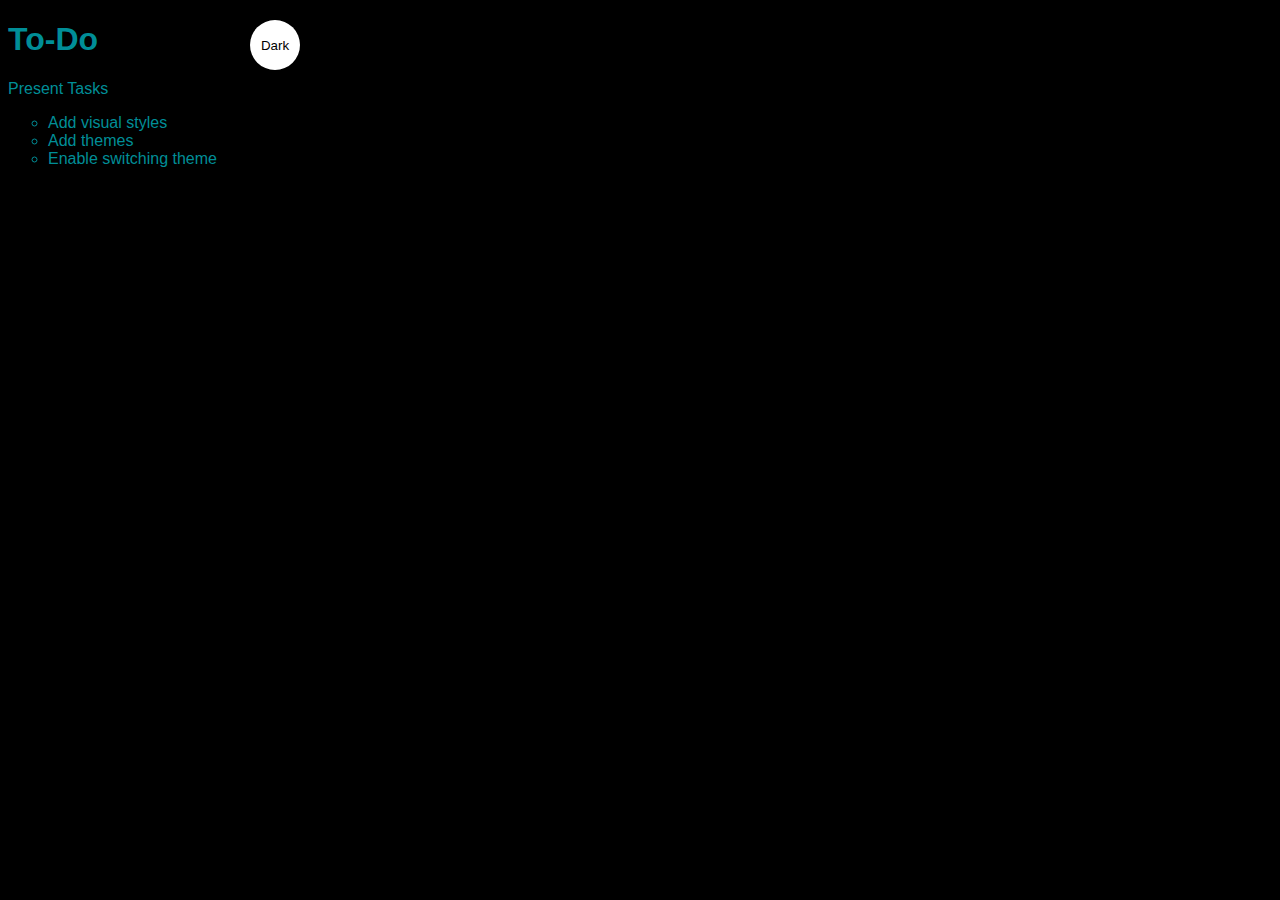
<file: simple-website/index.html>
<!DOCTYPE html>
<html lang="en">
<head>
    <meta charset="UTF-8">
    <meta http-equiv="X-UA-Compatible" content="IE=edge">
    <meta name="viewport" content="width=device-width, initial-scale=1.0">
    <title>Simple Website</title>
    <link rel="stylesheet" href="main.css">
</head>
<body class="dark-theme">
    <h1>To-Do</h1>
    <p id="ask">Present Tasks</p>
    <ul>
        <li class="list"> Add visual styles</li>
        <li class="list">Add themes</li>
        <li>Enable switching theme</li>
    </ul>
<div>
    <button class="btn">Dark</button>
</div>
<script src="app.js"></script>
<noscript>You need to enable Javascript to view the full site.</noscript>
</body>
</html>
</file>
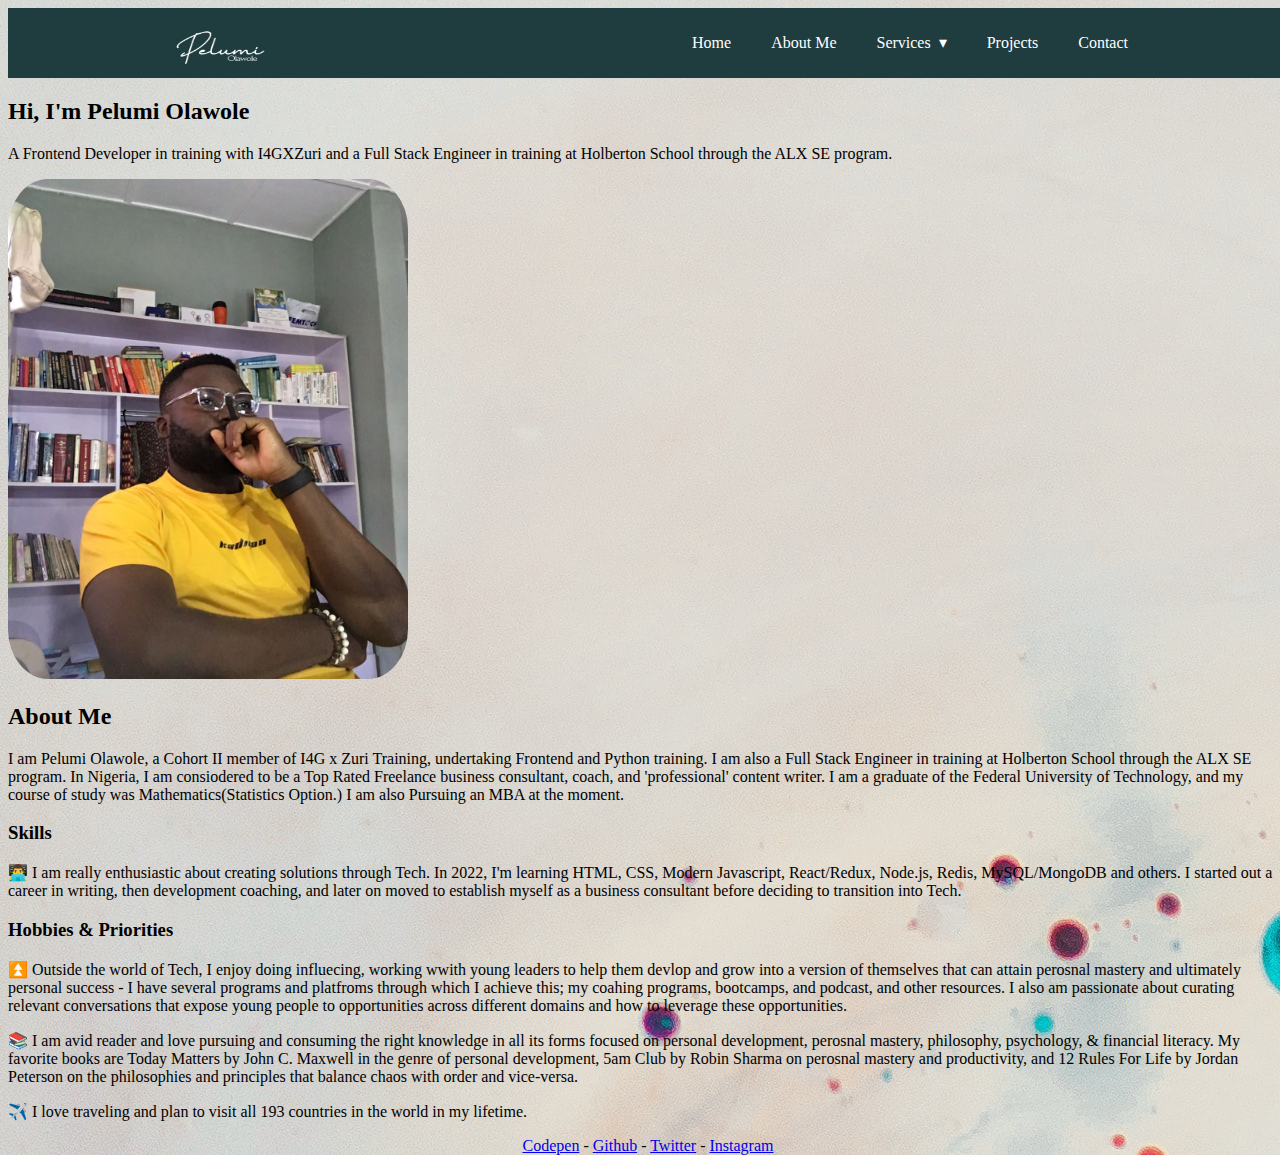
<file: Task Title Week 3 Tasks CSS Fundamentals/index.html>
<!DOCTYPE html>
<html lang="en">
  <head>
    <meta charset="utf-8" />
    <meta name="viewport" content="width=device-width" />
    <title>replit</title>
    <script src="script.js"></script>
    <link href="style.css" rel="stylesheet" type="text/css" />
  </head>

  <header>
    <section class="navigation">
      <div class="nav-container">

        <!--My Brand Logo-->
        <div class="logo">
            <img src="brandlogo.png" alt="My Brand Logo" width="110px" height="85px"> 
        </div>

        <!--Responsive Navigation Bar
        with linked Sections; About Me, Services, Projects, Contact Page-->
        <nav>
          <ul class="nav-list">
            <li>
              <a href="index.html">Home</a>
            </li>

            <li>
              <a href="#about">About Me</a>
            </li>

            <li>
              <a href="services.html">Services</a>
              <ul class="nav-dropdown">
                <li>
                  <a href="#!">Web Design</a>
                </li>
                <li>
                  <a href="#!">Web Development</a>
                </li>
                <li>
                  <a href="#!">Graphic Design</a>
                </li>
              </ul>
            </li>

            <li>
          <a href="projects.html">Projects</a>
            </li>

            <li>
          <a href="contact.html">Contact</a>
            </li>

          </ul>
        </nav>
      </div>
    </section>
  </header>

  <main>
    <!--Heading with Name-->
      <h2 id="home">Hi, I'm Pelumi Olawole</h2>
      
    <!--Short Profile -->
    <p>
      A Frontend Developer in training with I4GXZuri and a Full Stack
      Engineer in training at Holberton School through the ALX SE program.
    </p>
    <img class="pp" alt="My Personal Photo" src="pelumiolawole.jpeg" />
    <!--About Me Section with Image and full Paragraphs-->
    <h2 id="about">About Me</h2>
    
    <p>
      I am Pelumi Olawole, a Cohort II member of I4G x Zuri Training,
      undertaking Frontend and Python training. I am also a Full Stack Engineer
      in training at Holberton School through the ALX SE program. In Nigeria, I
      am consiodered to be a Top Rated Freelance business consultant, coach, and
      'professional' content writer. I am a graduate of the Federal University
      of Technology, and my course of study was Mathematics(Statistics Option.)
      I am also Pursuing an MBA at the moment.
    </p>
    <h3>Skills</h3>
    <p>
      👨‍💻 I am really enthusiastic about creating solutions through Tech. In
      2022, I'm learning HTML, CSS, Modern Javascript, React/Redux, Node.js,
      Redis, MySQL/MongoDB and others. I started out a career in writing, then
      development coaching, and later on moved to establish myself as a business
      consultant before deciding to transition into Tech.
    </p>
    <h3>Hobbies & Priorities</h3>
    <p>
      ⏫ Outside the world of Tech, I enjoy doing influecing, working wwith
      young leaders to help them devlop and grow into a version of themselves
      that can attain perosnal mastery and ultimately personal success - I have
      several programs and platfroms through which I achieve this; my coahing
      programs, bootcamps, and podcast, and other resources. I also am
      passionate about curating relevant conversations that expose young people
      to opportunities across different domains and how to leverage these
      opportunities.
    </p>
    <p>
      📚 I am avid reader and love pursuing and consuming the right knowledge in
      all its forms focused on personal development, perosnal mastery,
      philosophy, psychology, & financial literacy. My favorite books are Today
      Matters by John C. Maxwell in the genre of personal development, 5am Club
      by Robin Sharma on perosnal mastery and productivity, and 12 Rules For
      Life by Jordan Peterson on the philosophies and principles that balance
      chaos with order and vice-versa.
    </p>
    <p>
      ✈️ I love traveling and plan to visit all 193 countries in the world in my
      lifetime.
    </p>

    <script src="script.js"></script>

    <script
      src="https://replit.com/public/js/replit-badge.js"
      theme="blue"
      defer
    ></script>
  </main>

  <footer id="footer">
    <p><a href="https://codepen.io/pelumiolawole" target="_blank">Codepen</a> - <a href="https://github.com/pelumiolawole" target="_blank">Github</a> - <a href="https://twitter.com/peluolawole" target="_blank">Twitter</a> - <a href="https://instagram.com/pelumiolawole" target="_blank">Instagram</a>
  </footer>
</html>
</file>
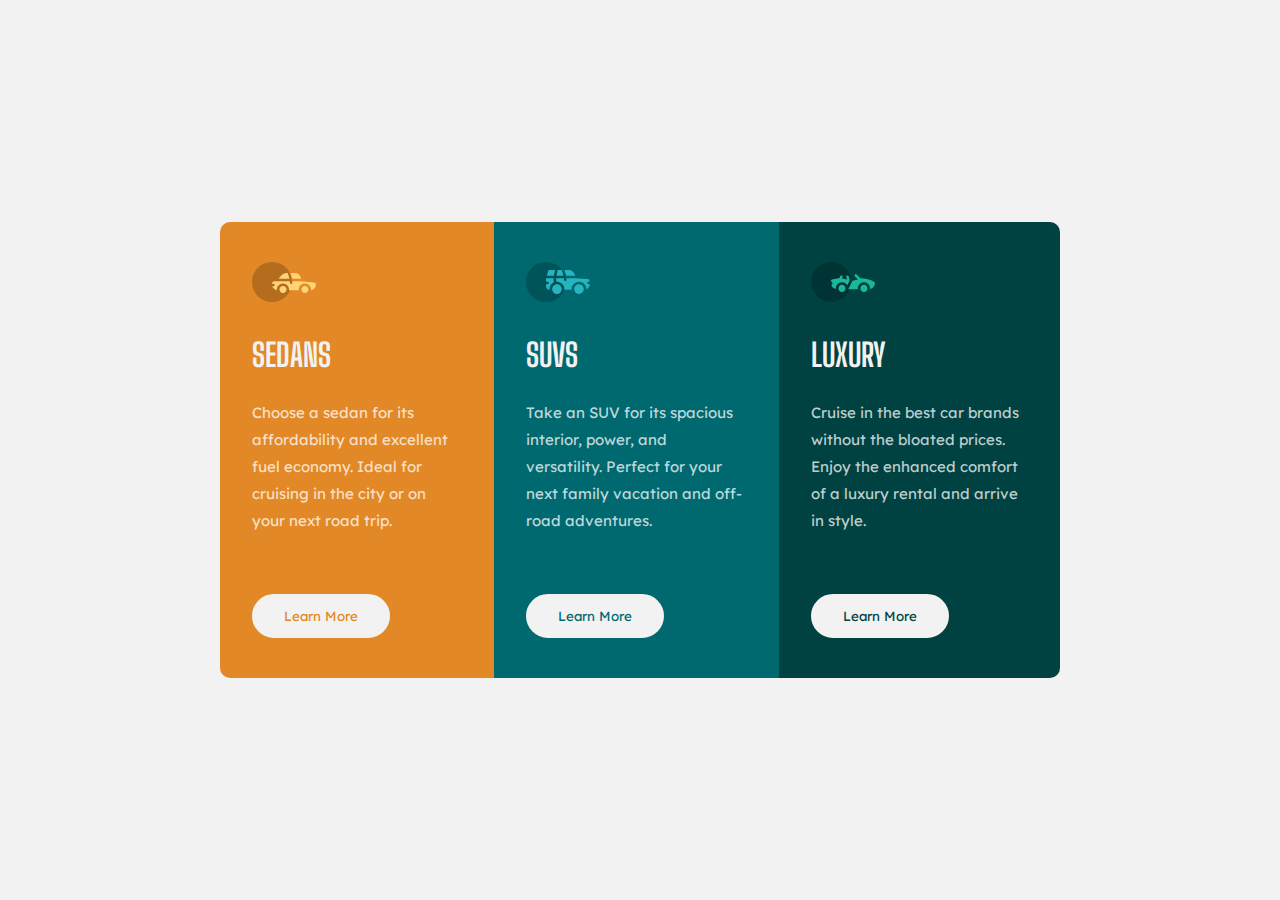
<file: Task Title Week 4 Task  CSS cont/index.html>
<!DOCTYPE html>
<html lang="en">
<head>
  <meta charset="UTF-8">
  <meta name="viewport" content="width=device-width, initial-scale=1.0">
  <link rel="icon" type="image/png" sizes="32x32" href="favicon-32x32.png">
  <link rel="stylesheet" href="style.css">
  <title>Zuri 3-Column Card Design</title>
</head>

<body>
  
  <main class="box-container">
    <div class="box1 boxes">
      <div class="circle">
        <img src="icon-sedans.svg" alt="Sedan">
      </div>
      <h1>Sedans</h1>
      <p>
        Choose a sedan for its affordability and excellent fuel economy. Ideal for cruising in the city 
        or on your next road trip.
      </p>
      <button>Learn More</button>
    </div>

    <div class="box2 boxes">
      <div class="circle">
        <img src="icon-suvs.svg" alt="SUV">
      </div>
      <h1>SUVs</h1>
      <p>
        Take an SUV for its spacious interior, power, and versatility. Perfect for your next family vacation 
        and off-road adventures.
      </p>
      <button>Learn More</button>
    </div>
    
    <div class="box3 boxes">
      <div class="circle">
        <img src="icon-luxury.svg" alt="Luxury">
      </div>
      <h1>Luxury</h1>
      <p>
        Cruise in the best car brands without the bloated prices. Enjoy the enhanced comfort of a luxury 
        rental and arrive in style.
      </p>
      <button>Learn More</button>
    </div>
  </main>
</body>
</html>
</file>
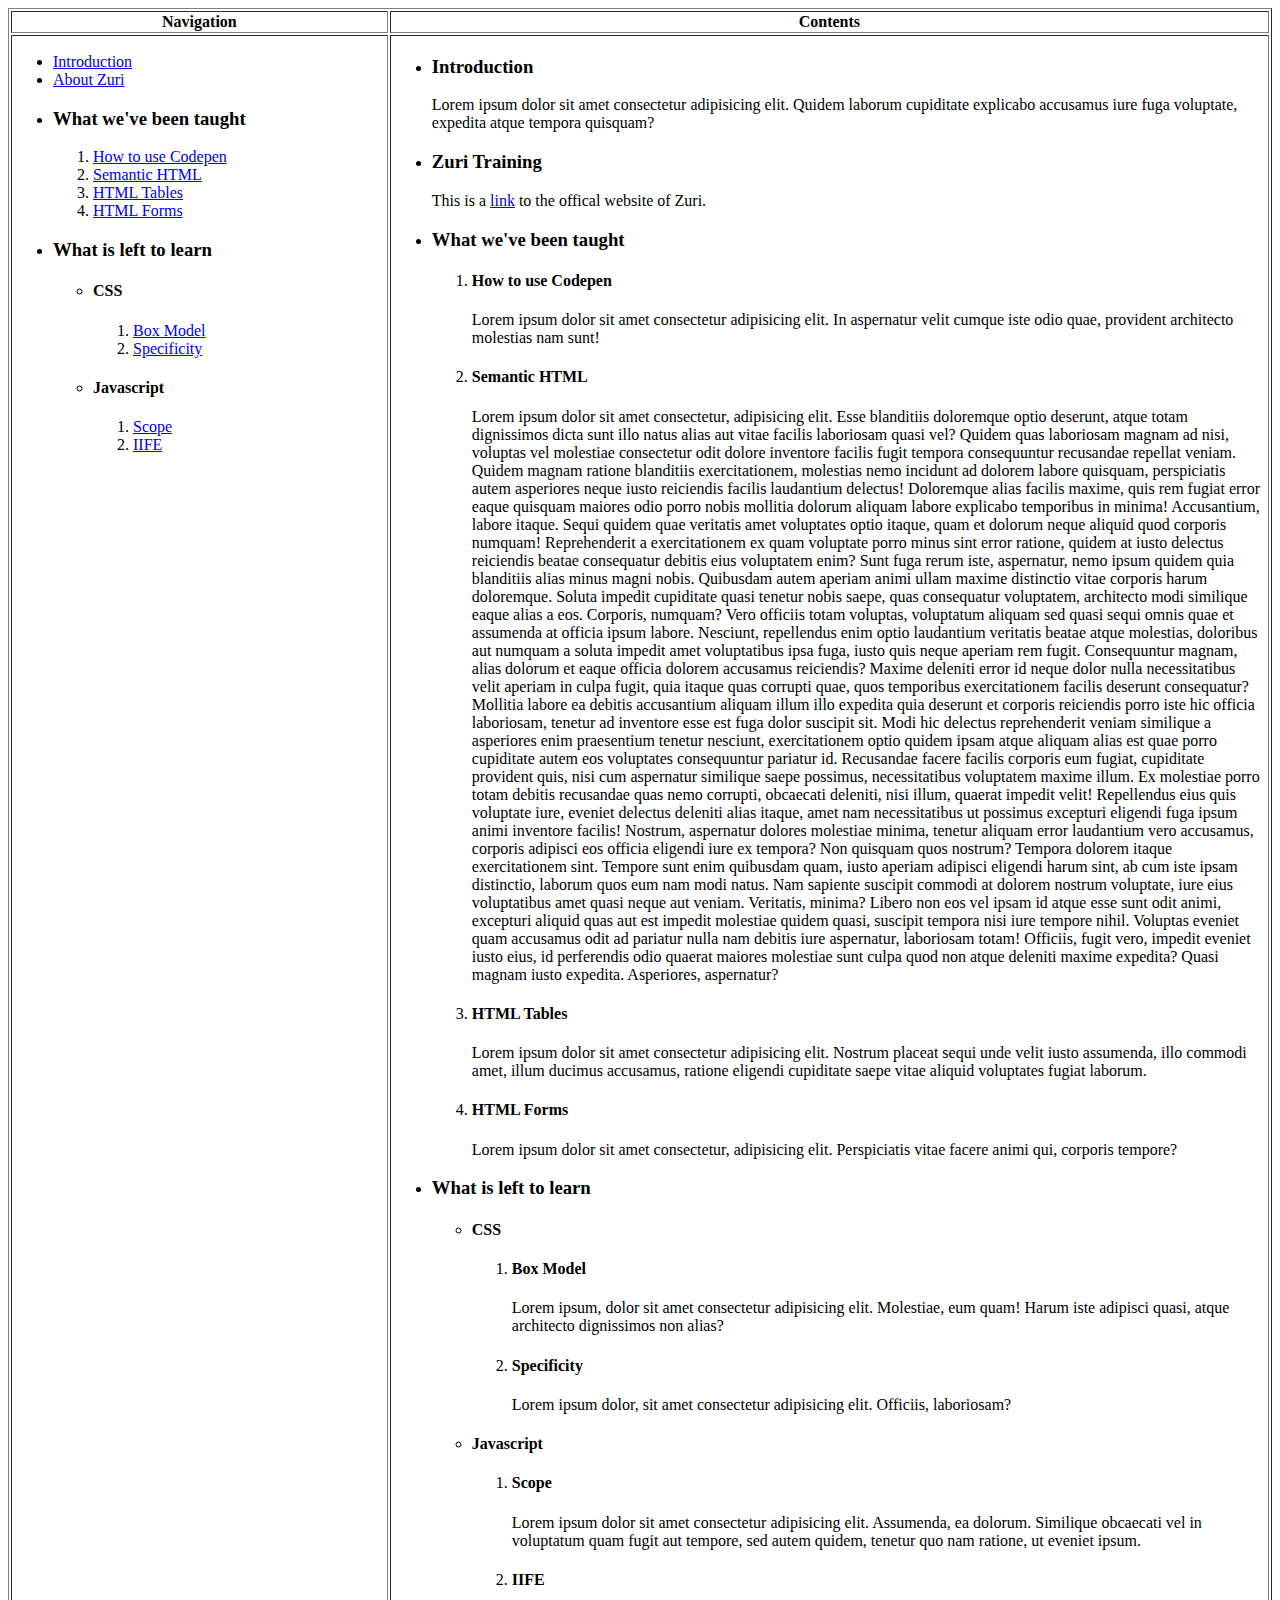
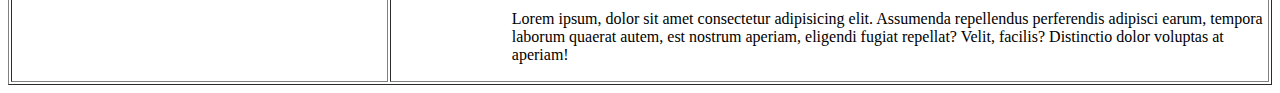
<file: HTML Live Project/main.html>
<!DOCTYPE html>
<html lang="en">
<head>
    <meta charset="UTF-8">
    <meta http-equiv="X-UA-Compatible" content="IE=edge">
    <meta name="viewport" content="width=device-width, initial-scale=1.0">
    <link rel="stylesheet" href="main.css">
    <title>Document</title>
</head>
<body>
    <table border="1" width="100%">
    <tr>
    <th width="30%">Navigation</th>
    <th>Contents</th>    
    </tr>
    <tr>
        <td>
            <ul>
           <li><a href="#introduction">Introduction</a></li>
           <li><a href="#zuri">About Zuri</a></li>
           <li><h3>What we've been taught</h3></li>
           <ol>
            <li><a href="#codepen">How to use Codepen</a></li>
            <li><a href="#semantic">Semantic HTML</a></li>
            <li><a href="#table">HTML Tables</a></li>
            <li><a href="#forms">HTML Forms</a></li>
           </ol>
           <li><h3>What is left to learn</h3></li> 
           <ul>
            <li><h4>CSS</h4></li>
           <ol>
            <li><a href="#box">Box Model</a></li>
            <li><a href="#spec">Specificity</a></li>
            </ol>
            <li><h4>Javascript</h4></li>
                <ol>
                    <li><a href="#scope">Scope</a></li>
                    <li><a href="#iife">IIFE</a></li>
                    </ol>
           </ul>
        </td>
        <td>
            <ul>
                <li id="introduction">
                    <h3>Introduction</h3>
                    <p>
                        Lorem ipsum dolor sit amet consectetur adipisicing elit. Quidem laborum cupiditate explicabo accusamus iure fuga voluptate, expedita atque tempora quisquam?
                    </p>
                </li>
                <li id="zuri">
                    <h3>Zuri Training</h3>
                    <p>This is a <a href="https://waiting.zuriboard.com" target="_blank">link</a> to the offical website of Zuri.</p>
                </li>
                <li>
                    <h3>What we've been taught</h3>
                    <ol>
                        <li id="codepen"><h4>How to use Codepen</h4></li>
                        <p>Lorem ipsum dolor sit amet consectetur adipisicing elit. In aspernatur velit cumque iste odio quae, provident architecto molestias nam sunt!</p>
                        <li id="semantic"><h4>Semantic HTML</h4></li>
                        <p>Lorem ipsum dolor sit amet consectetur, adipisicing elit. Esse blanditiis doloremque optio deserunt, atque totam dignissimos dicta sunt illo natus alias aut vitae facilis laboriosam quasi vel? Quidem quas laboriosam magnam ad nisi, voluptas vel molestiae consectetur odit dolore inventore facilis fugit tempora consequuntur recusandae repellat veniam. Quidem magnam ratione blanditiis exercitationem, molestias nemo incidunt ad dolorem labore quisquam, perspiciatis autem asperiores neque iusto reiciendis facilis laudantium delectus! Doloremque alias facilis maxime, quis rem fugiat error eaque quisquam maiores odio porro nobis mollitia dolorum aliquam labore explicabo temporibus in minima! Accusantium, labore itaque. Sequi quidem quae veritatis amet voluptates optio itaque, quam et dolorum neque aliquid quod corporis numquam! Reprehenderit a exercitationem ex quam voluptate porro minus sint error ratione, quidem at iusto delectus reiciendis beatae consequatur debitis eius voluptatem enim? Sunt fuga rerum iste, aspernatur, nemo ipsum quidem quia blanditiis alias minus magni nobis. Quibusdam autem aperiam animi ullam maxime distinctio vitae corporis harum doloremque. Soluta impedit cupiditate quasi tenetur nobis saepe, quas consequatur voluptatem, architecto modi similique eaque alias a eos. Corporis, numquam? Vero officiis totam voluptas, voluptatum aliquam sed quasi sequi omnis quae et assumenda at officia ipsum labore. Nesciunt, repellendus enim optio laudantium veritatis beatae atque molestias, doloribus aut numquam a soluta impedit amet voluptatibus ipsa fuga, iusto quis neque aperiam rem fugit. Consequuntur magnam, alias dolorum et eaque officia dolorem accusamus reiciendis? Maxime deleniti error id neque dolor nulla necessitatibus velit aperiam in culpa fugit, quia itaque quas corrupti quae, quos temporibus exercitationem facilis deserunt consequatur? Mollitia labore ea debitis accusantium aliquam illum illo expedita quia deserunt et corporis reiciendis porro iste hic officia laboriosam, tenetur ad inventore esse est fuga dolor suscipit sit. Modi hic delectus reprehenderit veniam similique a asperiores enim praesentium tenetur nesciunt, exercitationem optio quidem ipsam atque aliquam alias est quae porro cupiditate autem eos voluptates consequuntur pariatur id. Recusandae facere facilis corporis eum fugiat, cupiditate provident quis, nisi cum aspernatur similique saepe possimus, necessitatibus voluptatem maxime illum. Ex molestiae porro totam debitis recusandae quas nemo corrupti, obcaecati deleniti, nisi illum, quaerat impedit velit! Repellendus eius quis voluptate iure, eveniet delectus deleniti alias itaque, amet nam necessitatibus ut possimus excepturi eligendi fuga ipsum animi inventore facilis! Nostrum, aspernatur dolores molestiae minima, tenetur aliquam error laudantium vero accusamus, corporis adipisci eos officia eligendi iure ex tempora? Non quisquam quos nostrum? Tempora dolorem itaque exercitationem sint. Tempore sunt enim quibusdam quam, iusto aperiam adipisci eligendi harum sint, ab cum iste ipsam distinctio, laborum quos eum nam modi natus. Nam sapiente suscipit commodi at dolorem nostrum voluptate, iure eius voluptatibus amet quasi neque aut veniam. Veritatis, minima? Libero non eos vel ipsam id atque esse sunt odit animi, excepturi aliquid quas aut est impedit molestiae quidem quasi, suscipit tempora nisi iure tempore nihil. Voluptas eveniet quam accusamus odit ad pariatur nulla nam debitis iure aspernatur, laboriosam totam! Officiis, fugit vero, impedit eveniet iusto eius, id perferendis odio quaerat maiores molestiae sunt culpa quod non atque deleniti maxime expedita? Quasi magnam iusto expedita. Asperiores, aspernatur?</p>
                        <li id="table"><h4>HTML Tables</h4></li>
                        <p>Lorem ipsum dolor sit amet consectetur adipisicing elit. Nostrum placeat sequi unde velit iusto assumenda, illo commodi amet, illum ducimus accusamus, ratione eligendi cupiditate saepe vitae aliquid voluptates fugiat laborum.</p>
                        <li id="forms"><h4>HTML Forms</h4></li>
                        <p>Lorem ipsum dolor sit amet consectetur, adipisicing elit. Perspiciatis vitae facere animi qui, corporis tempore?</p> 
                    </ol>
                </li>
                <li>
                    <h3>What is left to learn</h3>
                </li> 
           <ul>
            <li>
                <h4>CSS</h4>
            </li>
           <ol>
            <li id="box"><h4>Box Model</h4></li>
            <p>Lorem ipsum, dolor sit amet consectetur adipisicing elit. Molestiae, eum quam! Harum iste adipisci quasi, atque architecto dignissimos non alias?</p>
            <li id="spec"><h4>Specificity</h4></li>
            <p>Lorem ipsum dolor, sit amet consectetur adipisicing elit. Officiis, laboriosam?</p>
            </ol>
            <li>
                <h4>Javascript</h4>
            </li>
                <ol>
                    <li id="scope"><h4>Scope</h4></li>
                    <p>Lorem ipsum dolor sit amet consectetur adipisicing elit. Assumenda, ea dolorum. Similique obcaecati vel in voluptatum quam fugit aut tempore, sed autem quidem, tenetur quo nam ratione, ut eveniet ipsum.</p>
                    <li id="iife"><h4>IIFE</h4></li>
                    <p>Lorem ipsum, dolor sit amet consectetur adipisicing elit. Assumenda repellendus perferendis adipisci earum, tempora laborum quaerat autem, est nostrum aperiam, eligendi fugiat repellat? Velit, facilis? Distinctio dolor voluptas at aperiam!</p>
                    </ol>
                </li>
            </ul>
        </td>
    </tr>
    </table>
</body>
</html>
</file>
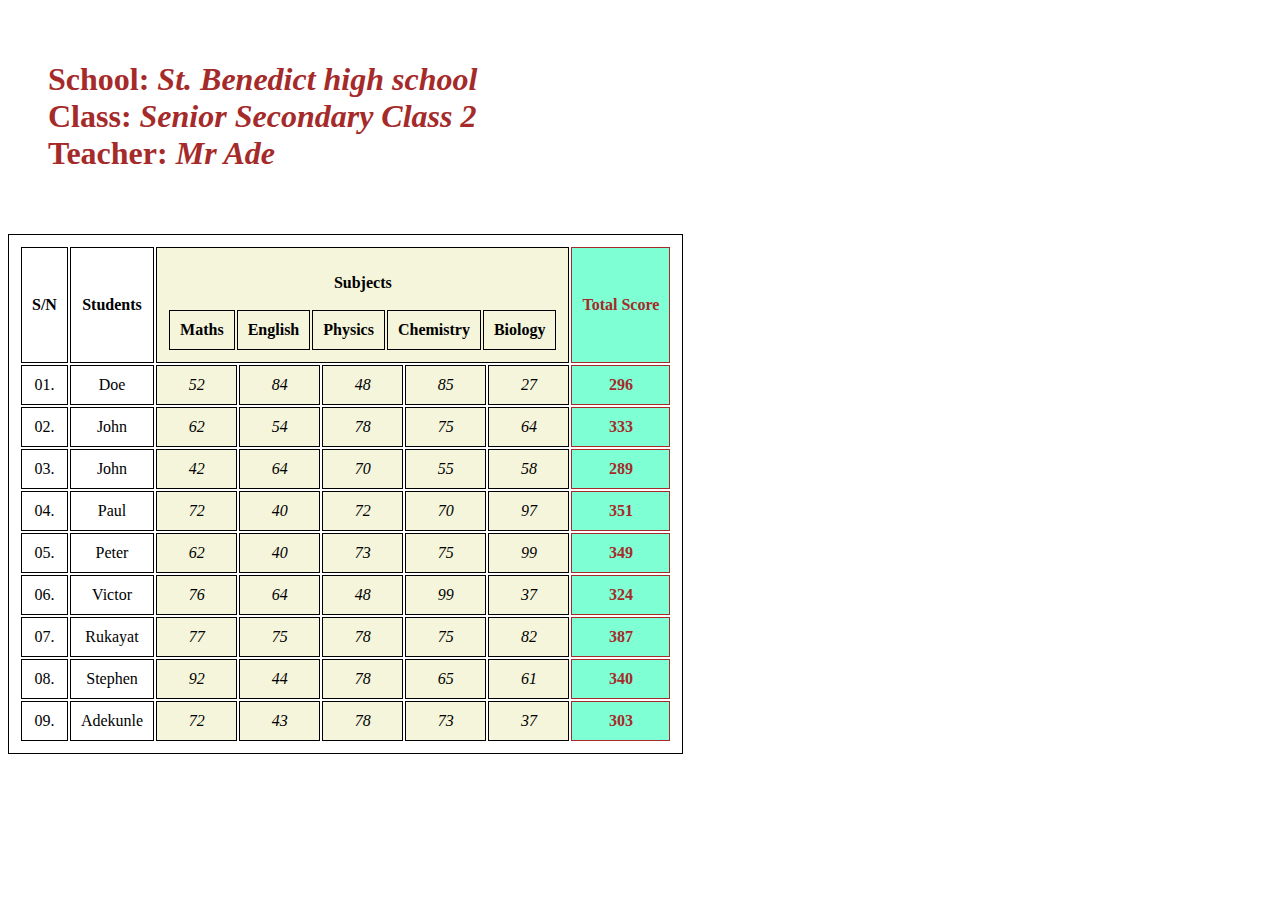
<file: Task Title Week 2 Frontend Task (C)  HTML in-Depth/table.html>
<!DOCTYPE html>
<html lang="en">
<head>
    <meta charset="UTF-8">
    <meta http-equiv="X-UA-Compatible" content="IE=edge">
    <meta name="viewport" content="width=device-width, initial-scale=1.0">
    <title>Student Score Table</title>
<h1 id="miHeader">
    <b>School</b>: <i>St. Benedict high school</i><br>
    <b>Class</b>: <i>Senior Secondary Class 2</i><br>
    <b>Teacher</b>: <i>Mr Ade</i><br>
</h1>
</head>
<link rel="stylesheet" href="table.css">
<body>
    <table>
        <tr class="miTr">
          <th>S/N</th>
          <th>Students</th>
          <th class="subJ" colspan="5">
            <p>Subjects</p>
            <table class="subScore">
              <tr>
                <td>Maths</td>
                <td>English</td>
                <td>Physics</td>
                <td>Chemistry</td>
                <td>Biology</td>
              </tr>
            </table>
            </th>
          <th class="tScore">Total Score</th>
        </tr>
        <tr class="miTr">
          <td>01.</td>
          <td>Doe</td>
          <td class="stdScore">52</td>
          <td class="stdScore">84</td>
          <td class="stdScore">48</td>
          <td class="stdScore">85</td>
          <td class="stdScore">27</td>
          <b><td class="tScore">296</td></b>
        </tr>
        <tr class="miTr">
          <td>02.</td>
          <td>John</td>
          <td class="stdScore">62</td>
          <td class="stdScore">54</td>
          <td class="stdScore">78</td>
          <td class="stdScore">75</td>
          <td class="stdScore">64</td>
          <b><td class="tScore">333</td></b>
        </tr>
        <tr class="miTr">
        <td>03.</td>
        <td>John</td>
        <td class="stdScore">42</td>
        <td class="stdScore">64</td>
        <td class="stdScore">70</td>
        <td class="stdScore">55</td>
        <td class="stdScore">58</td>
        <b><td class="tScore">289</td></b>
        </tr>
        <tr class="miTr">
          <td>04.</td>
          <td>Paul</td>
          <td class="stdScore">72</td>
          <td class="stdScore">40</td>
          <td class="stdScore">72</td>
          <td class="stdScore">70</td>
          <td class="stdScore">97</td>
          <b><td class="tScore">351</td></b>
        </tr>
        <tr class="miTr">
          <td>05.</td>
          <td>Peter</td>
          <td class="stdScore">62</td>
          <td class="stdScore">40</td>
          <td class="stdScore">73</td>
          <td class="stdScore">75</td>
          <td class="stdScore">99</td>
          <b><td class="tScore">349</td></b>
        </tr>
        <tr class="miTr">
          <td>06.</td>
          <td>Victor</td>
          <td class="stdScore">76</td>
          <td class="stdScore">64</td>
          <td class="stdScore">48</td>
          <td class="stdScore">99</td>
          <td class="stdScore">37</td>
          <b><td class="tScore">324</td></b>
        </tr>
        <tr class="miTr">
          <td>07.</td>
          <td>Rukayat</td>
          <td class="stdScore">77</td>
          <td class="stdScore">75</td>
          <td class="stdScore">78</td>
          <td class="stdScore">75</td>
          <td class="stdScore">82</td>
          <b><td class="tScore">387</td></b>
        </tr>
        <tr class="miTr">
          <td>08.</td>
          <td>Stephen</td>
          <td class="stdScore">92</td>
          <td class="stdScore">44</td>
          <td class="stdScore">78</td>
          <td class="stdScore">65</td>
          <td class="stdScore">61</td>
          <b><td class="tScore">340</td></b>
        </tr>
        <tr class="miTr">
          <td>09.</td>
          <td>Adekunle</td>
          <td class="stdScore">72</td>
          <td class="stdScore">43</td>
          <td class="stdScore">78</td>
          <td class="stdScore">73</td>
          <td class="stdScore">37</td>
          <b><td class="tScore">303</td></b>
        </tr>
      </table> 
</body>
</html>
</file>
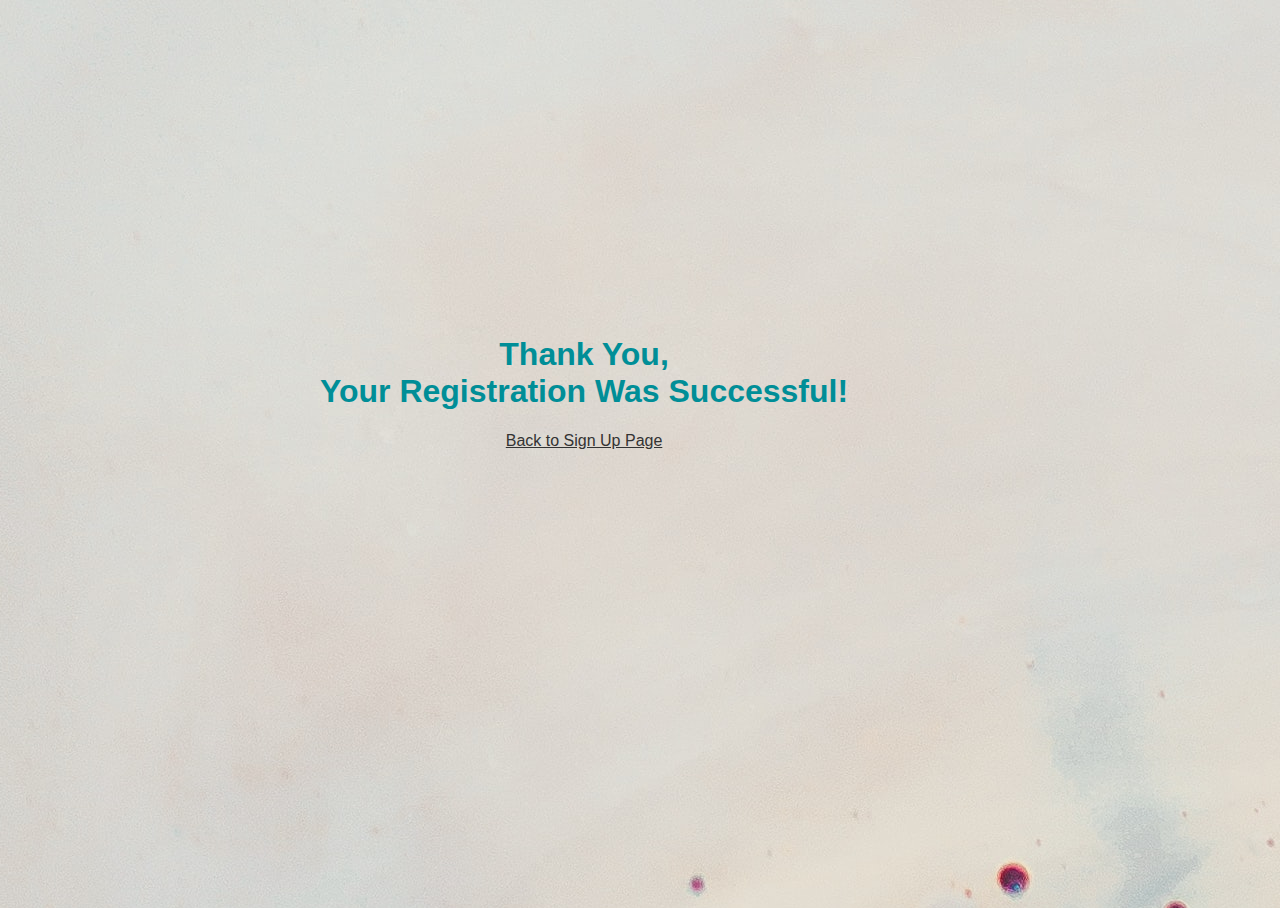
<file: Task Title Week 3 Tasks ( b) Using HTML and CSS/Success_Page.html>
<!DOCTYPE html>
<html lang="en">
<head>
    <meta charset="UTF-8">
    <meta http-equiv="X-UA-Compatible" content="IE=edge">
    <meta name="viewport" content="width=device-width, initial-scale=1.0">
    <title>Document</title>
    <link rel="stylesheet" href="style.css">
</head>
<body>
    
    

    <div id="successpage">
      <h1>Thank You, <br>Your Registration Was Successful!</h1>
      <a href="index.html">Back to Sign Up Page</a>
      
          </div>
</body>
</html>
</file>
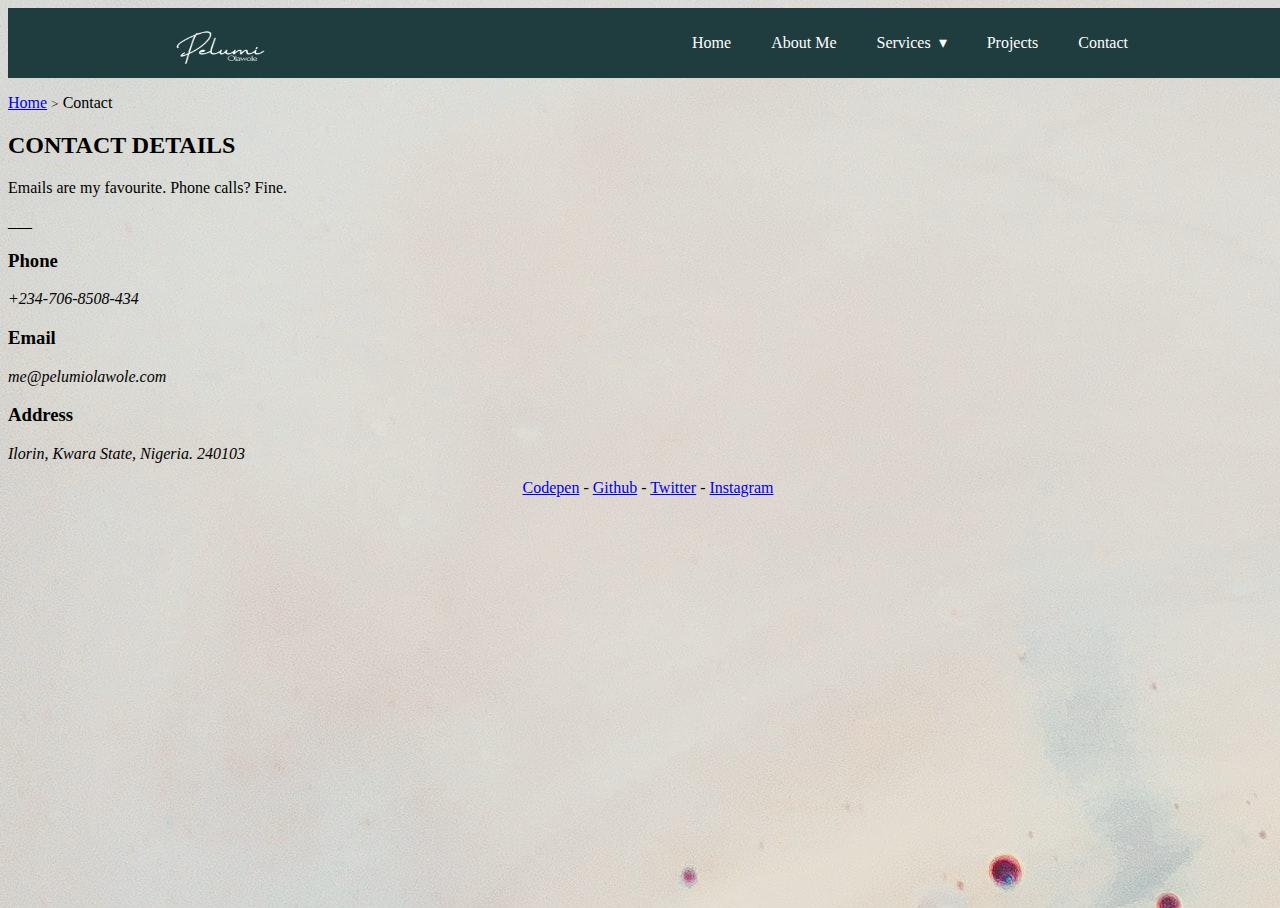
<file: Task Title Week 3 Tasks CSS Fundamentals/contact.html>
<!DOCTYPE html>
<html lang="en">
  <head>
    <meta charset="utf-8" />
    <meta name="viewport" content="width=device-width" />
    <title>replit</title>
    <script src="script.js"></script>
    <link href="style.css" rel="stylesheet" type="text/css" />
  </head>

   <header>
    <section class="navigation">
      <div class="nav-container">

        <!--My Brand Logo-->
        <div class="logo">
            <img src="brandlogo.png" alt="My Brand Logo" width="110px" height="85px"> 
        </div>

        <!--Responsive Navigation Bar
        with linked Sections; About Me, Services, Projects, Contact Page-->
        <nav>
          <ul class="nav-list">
            <li>
              <a href="index.html">Home</a>
            </li>

            <li>
              <a href="#about">About Me</a>
            </li>

            <li>
              <a href="services.html">Services</a>
              <ul class="nav-dropdown">
                <li>
                  <a href="#!">Web Design</a>
                </li>
                <li>
                  <a href="#!">Web Development</a>
                </li>
                <li>
                  <a href="#!">Graphic Design</a>
                </li>
              </ul>
            </li>

            <li>
          <a href="projects.html">Projects</a>
            </li>

            <li>
          <a href="contact.html">Contact</a>
            </li>

          </ul>
        </nav>
      </div>
    </section>
  </header>

  <main>
    <p><a href="index.html">Home</a>   <small>></small>   Contact</p>

    <H2>CONTACT DETAILS</H2>
    <p>Emails are my favourite. Phone calls? Fine.</p>
    <p>___</p>

    <h3>Phone</h3>
    <p><i>+234-706-8508-434</i></p>

    <h3>Email</h3>
    <p><i>me@pelumiolawole.com</i></p>

    <h3>Address</h3>
    <p><Address>Ilorin, Kwara State, Nigeria. 240103</Address></p>

  </main>

<footer id="footer">
    <p><a href="https://codepen.io/pelumiolawole" target="_blank">Codepen</a> - <a href="https://github.com/pelumiolawole" target="_blank">Github</a> - <a href="https://twitter.com/peluolawole" target="_blank">Twitter</a> - <a href="https://instagram.com/pelumiolawole" target="_blank">Instagram</a>
  </footer>
</html>
</file>
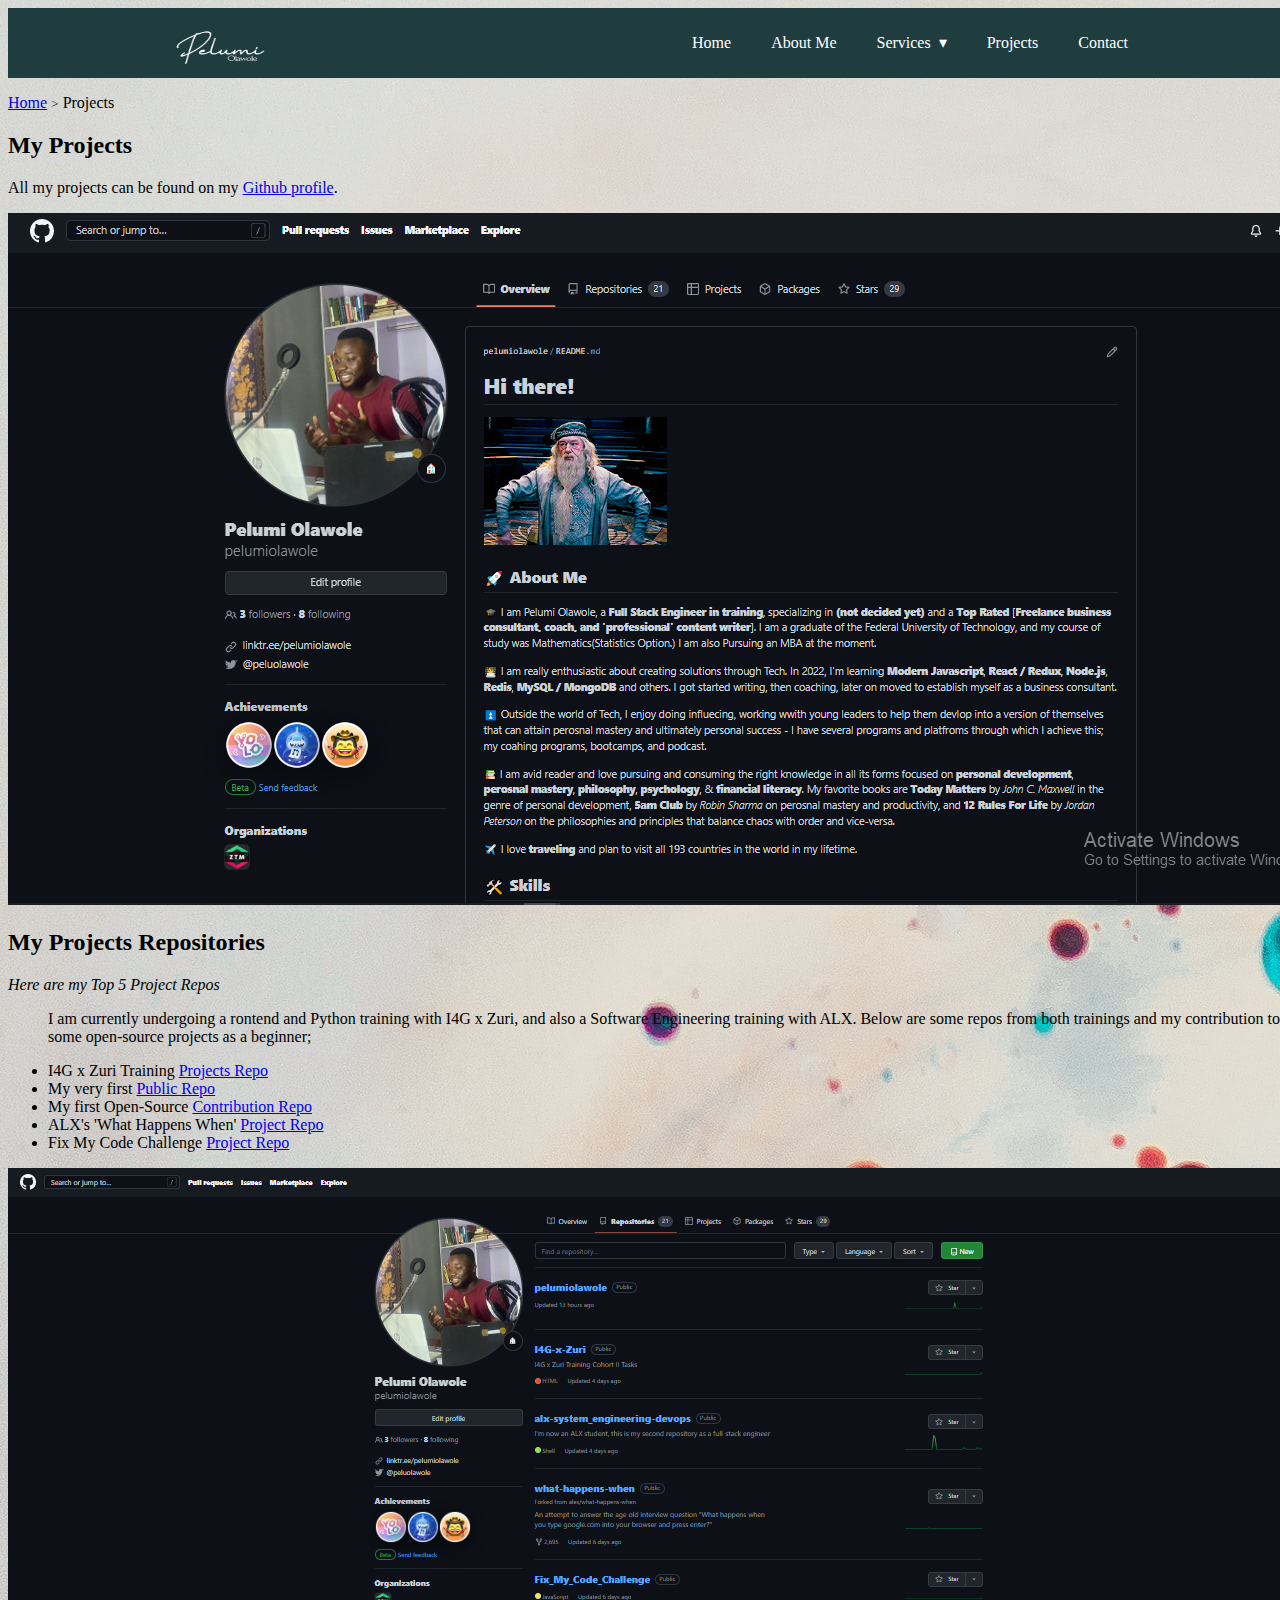
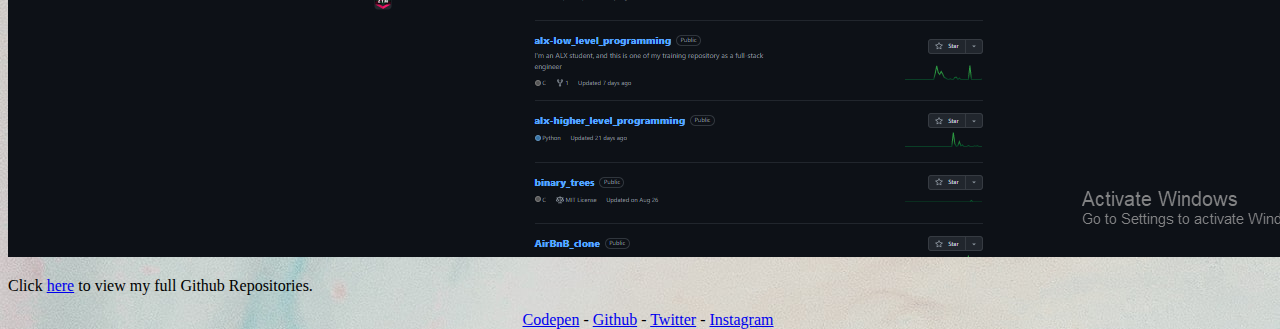
<file: Task Title Week 3 Tasks CSS Fundamentals/projects.html>
<!DOCTYPE html>
<html lang="en">
  <head>
    <meta charset="utf-8" />
    <meta name="viewport" content="width=device-width" />
    <title>replit</title>
    <script src="script.js"></script>
    <link href="style.css" rel="stylesheet" type="text/css" />
  </head>

   <header>
    <section class="navigation">
      <div class="nav-container">

        <!--My Brand Logo-->
        <div class="logo">
            <img src="brandlogo.png" alt="My Brand Logo" width="110px" height="85px"> 
        </div>

        <!--Responsive Navigation Bar
        with linked Sections; About Me, Services, Projects, Contact Page-->
        <nav>
          <ul class="nav-list">
            <li>
              <a href="index.html">Home</a>
            </li>

            <li>
              <a href="#about">About Me</a>
            </li>

            <li>
              <a href="services.html">Services</a>
              <ul class="nav-dropdown">
                <li>
                  <a href="#!">Web Design</a>
                </li>
                <li>
                  <a href="#!">Web Development</a>
                </li>
                <li>
                  <a href="#!">Graphic Design</a>
                </li>
              </ul>
            </li>

            <li>
          <a href="projects.html">Projects</a>
            </li>

            <li>
          <a href="contact.html">Contact</a>
            </li>

          </ul>
        </nav>
      </div>
    </section>
  </header>

  <main>
    <main>
    <p><a href="index.html">Home</a>   <small>></small>   Projects</p>

    <H2>My Projects</H2>
    <p>All my projects can be found on my <a href="https://github.com/pelumiolawole">Github profile</a>.</p>

    <img src="project1.PNG" alt="My Github Snapshot">

    <h2>
        My Projects Repositories
    </h2>
    <i><p>Here are my Top 5 Project Repos</p></i>
    <p>
        <ul>
            <p>I am currently undergoing a rontend and Python training with I4G x Zuri, and also a Software Engineering training with ALX. Below are some repos from both trainings and my contribution to some open-source projects as a beginner;</p>
            <li>I4G x Zuri Training <a href="https://github.com/pelumiolawole/I4G-x-Zuri"> Projects Repo</a></li>
            <li>My very first <a href="https://github.com/pelumiolawole/alx-pre_course">Public Repo</a></li>
            <li>My first Open-Source <a href="https://github.com/pelumiolawole/contribute-to-open-source">Contribution Repo</a></li>
            <li>ALX's 'What Happens When' <a href="https://github.com/pelumiolawole/what-happens-when">Project Repo</a></li>
            <li>Fix My Code Challenge <a href="https://github.com/pelumiolawole/Fix_My_Code_Challenge">Project Repo</a></li>
        </ul>
    <img src="project2.PNG" alt="My Github Repos Snapshot">
    <p>Click <a href="https://github.com/pelumiolawole?tab=repositories">here</a> to view my full Github Repositories.</p>
    </p>
  </main>

<footer id="footer">
    <p><a href="https://codepen.io/pelumiolawole" target="_blank">Codepen</a> - <a href="https://github.com/pelumiolawole" target="_blank">Github</a> - <a href="https://twitter.com/peluolawole" target="_blank">Twitter</a> - <a href="https://instagram.com/pelumiolawole" target="_blank">Instagram</a>
  </footer>
</html>
</file>
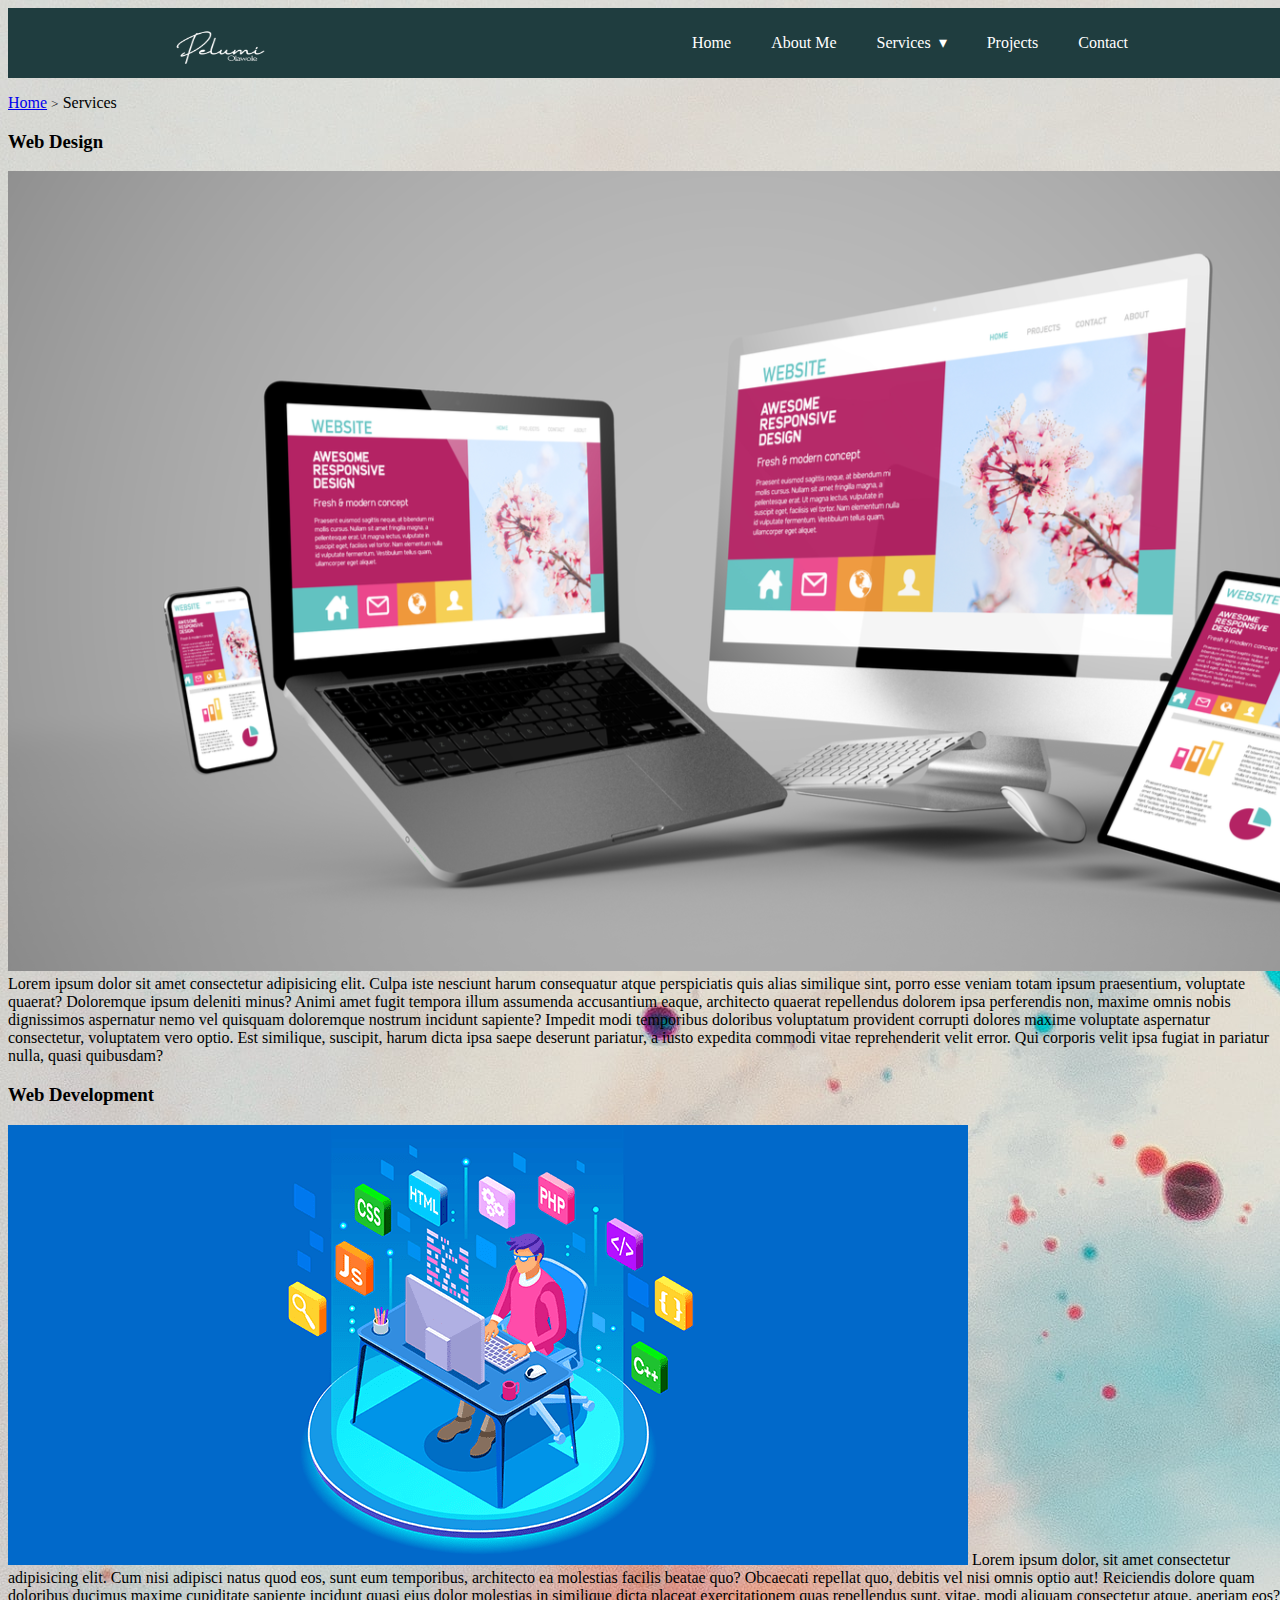
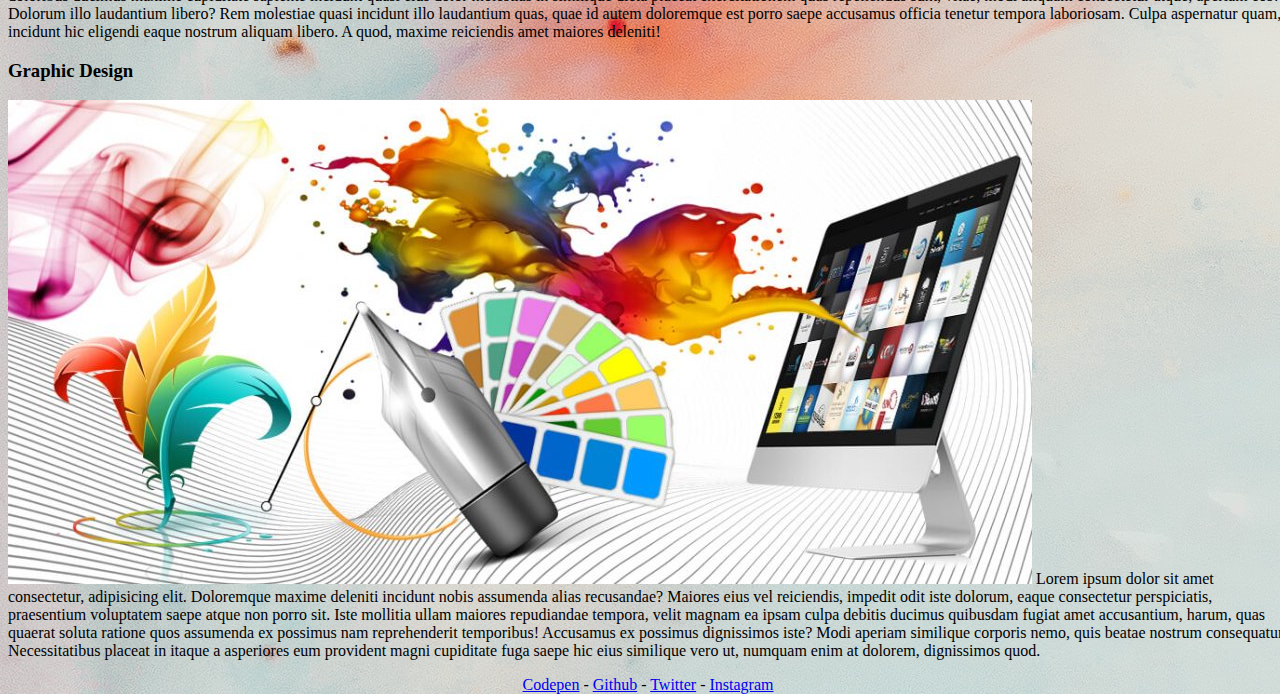
<file: Task Title Week 3 Tasks CSS Fundamentals/services.html>
<!DOCTYPE html>
<html lang="en">
  <head>
    <meta charset="utf-8" />
    <meta name="viewport" content="width=device-width" />
    <title>replit</title>
    <script src="script.js"></script>
    <link href="style.css" rel="stylesheet" type="text/css" />
  </head>

  <header>
    <section class="navigation">
      <div class="nav-container">
        <!--My Brand Logo-->
        <div class="logo">
          <img
            src="brandlogo.png"
            alt="My Brand Logo"
            width="110px"
            height="85px"
          />
        </div>

        <!--Responsive Navigation Bar
        with linked Sections; About Me, Services, Projects, Contact Page-->
        <nav>
          <ul class="nav-list">
            <li>
              <a href="index.html">Home</a>
            </li>

            <li>
              <a href="#about">About Me</a>
            </li>

            <li>
              <a href="services.html">Services</a>
              <ul class="nav-dropdown">
                <li>
                  <a href="#!">Web Design</a>
                </li>
                <li>
                  <a href="#!">Web Development</a>
                </li>
                <li>
                  <a href="#!">Graphic Design</a>
                </li>
              </ul>
            </li>

            <li>
              <a href="projects.html">Projects</a>
            </li>

            <li>
              <a href="contact.html">Contact</a>
            </li>
          </ul>
        </nav>
      </div>
    </section>
  </header>

  <main>
    <p><a href="index.html">Home</a>   <small>></small>   Services</p>
    <h3>Web Design</h3>
    <img src="webdesign.png" alt="Web Design Image">
    Lorem ipsum dolor sit amet consectetur adipisicing elit. Culpa iste nesciunt harum consequatur atque perspiciatis quis alias similique sint, porro esse veniam totam ipsum praesentium, voluptate quaerat? Doloremque ipsum deleniti minus? Animi amet fugit tempora illum assumenda accusantium eaque, architecto quaerat repellendus dolorem ipsa perferendis non, maxime omnis nobis dignissimos aspernatur nemo vel quisquam doloremque nostrum incidunt sapiente? Impedit modi temporibus doloribus voluptatum provident corrupti dolores maxime voluptate aspernatur consectetur, voluptatem vero optio. Est similique, suscipit, harum dicta ipsa saepe deserunt pariatur, a iusto expedita commodi vitae reprehenderit velit error. Qui corporis velit ipsa fugiat in pariatur nulla, quasi quibusdam?
    
    <h3>Web Development</h3>
    <img src="webdev.png" alt="Web Dev Image">
    Lorem ipsum dolor, sit amet consectetur adipisicing elit. Cum nisi adipisci natus quod eos, sunt eum temporibus, architecto ea molestias facilis beatae quo? Obcaecati repellat quo, debitis vel nisi omnis optio aut! Reiciendis dolore quam doloribus ducimus maxime cupiditate sapiente incidunt quasi eius dolor molestias in similique dicta placeat exercitationem quas repellendus sunt, vitae, modi aliquam consectetur atque, aperiam eos? Dolorum illo laudantium libero? Rem molestiae quasi incidunt illo laudantium quas, quae id autem doloremque est porro saepe accusamus officia tenetur tempora laboriosam. Culpa aspernatur quam, incidunt hic eligendi eaque nostrum aliquam libero. A quod, maxime reiciendis amet maiores deleniti!
    
    <h3>Graphic Design</h3>
    <img src="graphicdesign.jpg" alt="">
    Lorem ipsum dolor sit amet consectetur, adipisicing elit. Doloremque maxime deleniti incidunt nobis assumenda alias recusandae? Maiores eius vel reiciendis, impedit odit iste dolorum, eaque consectetur perspiciatis, praesentium voluptatem saepe atque non porro sit. Iste mollitia ullam maiores repudiandae tempora, velit magnam ea ipsam culpa debitis ducimus quibusdam fugiat amet accusantium, harum, quas quaerat soluta ratione quos assumenda ex possimus nam reprehenderit temporibus! Accusamus ex possimus dignissimos iste? Modi aperiam similique corporis nemo, quis beatae nostrum consequatur. Necessitatibus placeat in itaque a asperiores eum provident magni cupiditate fuga saepe hic eius similique vero ut, numquam enim at dolorem, dignissimos quod.
  </main>

  <footer id="footer">
    <p>
      <a href="https://codepen.io/pelumiolawole" target="_blank">Codepen</a> -
      <a href="https://github.com/pelumiolawole" target="_blank">Github</a> -
      <a href="https://twitter.com/peluolawole" target="_blank">Twitter</a> -
      <a href="https://instagram.com/pelumiolawole" target="_blank"
        >Instagram</a
      >
    </p>
  </footer>
</html>
</file>
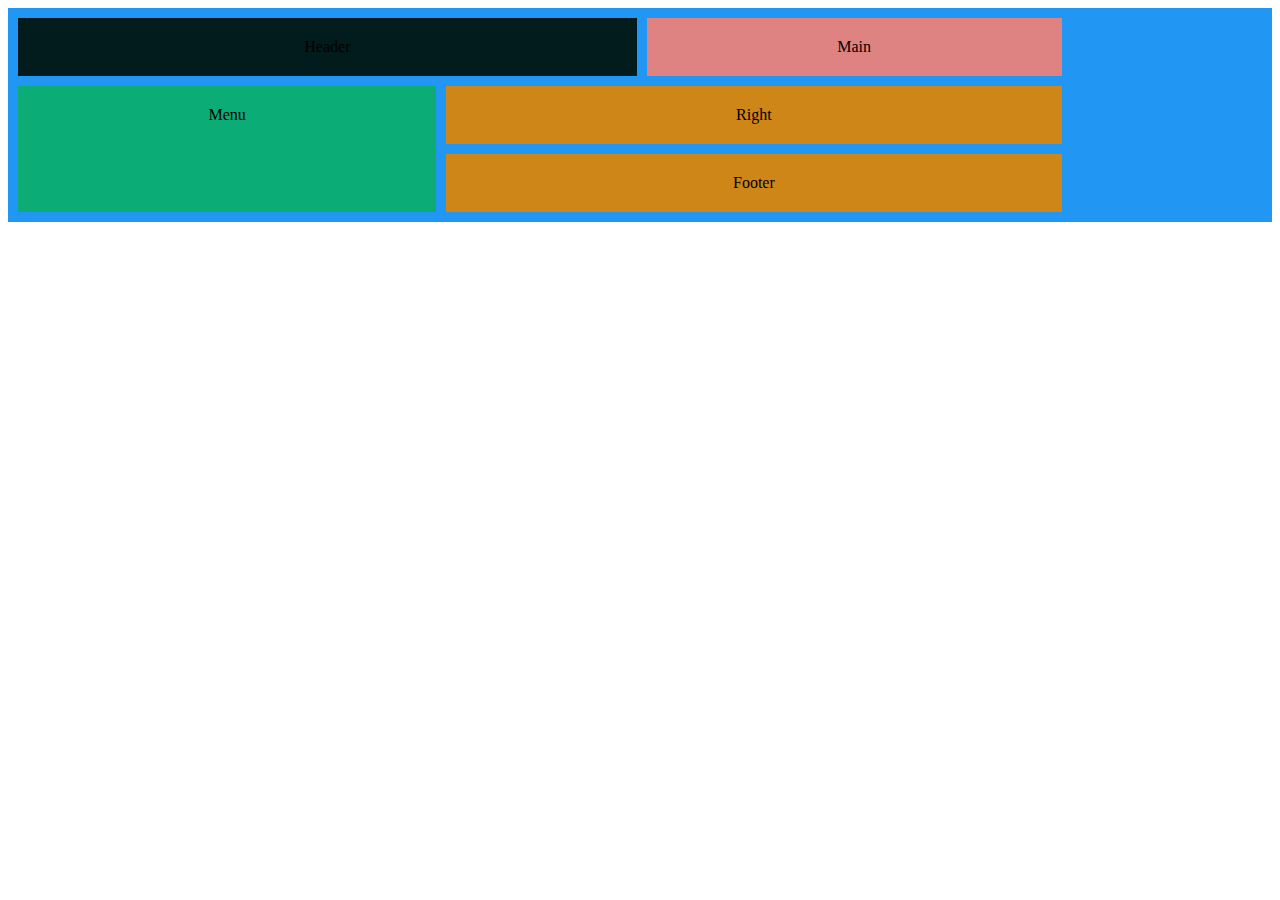
<file: Task Title Week 4 Task  CSS cont/grid.html>
<!DOCTYPE html>
<html lang="en">
<head>
    <meta charset="UTF-8">
    <meta http-equiv="X-UA-Compatible" content="IE=edge">
    <meta name="viewport" content="width=device-width, initial-scale=1.0">
    <link rel="icon" type="image/png" sizes="32x32" href="grid-layout.PNG">
    <link rel="stylesheet" href="grid.css">
    <title>Zuri CSS Grid Layout</title>
</head>
<body>
    
</body>

<div class="grid-container">
  <div class="item1">Header</div>
  <div class="item2">Menu</div>
  <div class="item3">Main</div>  
  <div class="item4">Right</div>
  <div class="item5">Footer</div>
</div>


</html>
</file>
<file: simple-website/main.css>
:root{
    --green: #008e97;
    --white: #FFFFFF;
    --black: #000000;
}

body{
    background: var(--bg);
    color: var(--fontcolor);
    font-family: helvetica;
}

li{
    list-style: circle;
}

.list{
    list-style: circle;
}

.light-theme{
    --bg:var(--white);
    --fontcolor:var(--green);
    --btnBg:var(--black);
    --btnFontColor:var(--white);
}
.dark-theme{
    --bg:var(--black);
    --fontcolor:var(--green);
    --btnBg:var(--white);
    --btnFontColor:var(--black);
}

.btn{
    position: absolute;
    top: 20px;
    left: 250px;
    height: 50px;
    width: 50px;
    border-radius: 50%;
    border: none;
    color: var(--btnFontColor);
    background-color: var(--btnBg);
}
</file>
<file: Task Title Week 3 Tasks CSS Fundamentals/style.css>
html, body {
  height: 100%;
  width: 100%;
  color:black;
}

body {
  background-image: url("pelumibgimg.jpg");
}

.pp {
  width:400px; 
  height:500px;
  border-radius: 10%;
}

.navigation {
  height: 70px;
  background: #1f3d3f;
}

.logo { 
  position: absolute;
	padding-left: 20px;
	float: left;
	line-height: 70px;
	text-transform: uppercase;
	size: 1.4em;
  color: #fff;
} 

.logo a, .logo a:visited {
  color: #fff;
}

.nav-container {
  max-width: 1000px;
  margin: 0 auto;
}

nav {
	float: right;
}

nav ul {
	list-style: none;
	margin: 0;
	padding: 0;
}

nav ul li {
	float: left;
	Position: relative;
}

nav ul li a, nav ul li a:visited {
	display: block;
	padding: 0 20px;
	line-height: 70px;
	background: #1f3d3f;
	color: #fff;
	text-decoration: none;
}

nav ul li a:hover, nav ul li a:visited:hover {
	background: #2581dc;
	color: #fff;
}

nav ul li a:not(:only-child):after, nav ul li a:visited:not(:only-child):after {
	padding-left: 4px;
	content: ' ▾';
}

nav ul li ul li {
	min-width: 190px;
}

nav ul li ul li a {
	padding: 15px;
	line-height: 20px;
}

.nav-dropdown {
	position: absolute;
	display: none;
	z-index: 1;
	box-shadow: 0 3px 12px rgba(0, 0, 0, 0.15);
}

#footer {
  text-align: center;
}
</file>
<file: Task Title Week 4 Task  CSS cont/style.css>
/*css for 3 Column Card Task*/

@import url('https://fonts.googleapis.com/css2?family=Big+Shoulders+Display:wght@700&family=Lexend+Deca&display=swap');

:root {
  /* Primary */
  --orange: hsl(31, 77%, 52%);
  --cyan: hsl(184, 100%, 22%);
  --dark-cyan: hsl(179, 100%, 13%);

  /* Neutral */
  --white: hsla(0, 0%, 100%, 0.75);
  --lightgray:  hsl(0, 0%, 95%);
}

*,
*::before,
*::after {
  border: 0;
  outline: 0;
  padding: 0;
  margin: 0;
  box-sizing: inherit;
}

body {
  box-sizing: border-box;
  font-family: 'Lexend Deca', sans-serif;
  font-weight: 400;
  display: flex;
  place-content: center;
  background-color: var(--lightgray);
  height: 100vh;
}

h1 { 
  font-family: 'Big Shoulders Display', cursive;
  font-weight: 700;
  text-transform: uppercase;
  color: var(--lightgray);
}

p {
  font-size: 15px;
  margin: 25px 0 60px 0;
  color: var(--white);
  font-weight: 400;
  line-height: 1.8;
}

.box-container {
  display: flex;
  width: 840px;
  align-items: center;
  justify-content: center;
}

.boxes {
  display: flex;
  flex-direction: column;
  padding: 40px 32px;
  align-items: flex-start;
}

.box1 {
  background-color: var(--orange);
  border-radius:  10px 0 0 10px;
}

.box2 {
  background-color: var(--cyan);
}

.box3 {
  background-color: var(--dark-cyan);
  border-radius:  0 10px 10px 0;
}

button {
  padding: 12px 30px;
  border-radius: 50px;
  font-family: inherit;
  font-size: 16;
  border: solid 2px var(--lightgray);
  background: var(--lightgray);
  transition: all ease 0.3s;
}

.box1 button {
  color:hsl(31, 77%, 52%);
}

.box2 button {
  color:hsl(184, 100%, 22%);
}

.box3 button {
  color:hsl(179, 100%, 13%);
}

button:hover {
  background: transparent;
  color: var(--lightgray);
}

.circle {
  margin-bottom: 30px;
}


/* MEDIA QUERY */
@media only screen and (max-width: 600px) {
  p {
    margin-bottom: 20px;
  }

  body {
    height: auto;
  }

  .box-container {
    flex-direction: column;
    margin: 16% 0;
    padding: 8%;
  }

  .boxes {
    padding: 38px 44px;
  }

  .box1 {
    border-radius:  10px 10px 0 0;
  }
  
  .box3 {
    border-radius:  0 0 10px 10px;
  }
  
}
</file>
<file: HTML Live Project/main.css>
td{
    vertical-align: top;
}
</file>
<file: Task Title Week 2 Frontend Task (C)  HTML in-Depth/table.css>
table, th, td {
    border: 1px solid;
    padding: 10px;
    border: spacing 5px;
  }

#miHeader {
color: brown;
padding: 40px;

}

.subJ {
    background-color: beige;
}
.tScore {
    background-color:aquamarine;
    color: brown;
    text-decoration: solid;
    font-weight: bolder;
    column-span: 2;
}

.miTr {
    text-align: center;
}

.stdScore {
    color: black;
    background-color: beige;
    font-style: italic;
    column-span: 1;
}
.subScore {
    border: 1px;
    padding: 0%;
    border: 0px;
    text-align:var('.stdScore')
}
</file>
<file: Task Title Week 3 Tasks ( b) Using HTML and CSS/style.css>
html, body {
  height: 100%;
  width: 100%;
  background-image: url("pelumibgimg.jpg");
}

@import url('https://fonts.googleapis.com/css?family=PT+Sans');

body{
  font-family: 'PT Sans', sans-serif;
  text-align: center;
}

h2{
  padding-top: 1.5rem;
}

a{
  color: #333;
}

a:hover{
  color: #da5767;
  text-decoration: none;
}

.card{
  border: 0.40rem solid #f8f9fa;
  top: 10%;
}

.form-control{
  background-color: #1a2c3f;
  padding: 20px;
  padding: 25px 15px;
  margin-bottom: 1.3rem;
  border-radius: 5px;
}

.form-control:focus {

    color: #000000;
    background-color: #ffffff;
    border: 3px solid #da5767;
    outline: 0;
    box-shadow: none;

}

.btn{
  padding: 0.6rem 1.2rem;
  background: #008e97;
  border: 2px solid #173d24;
  border-radius: 5px;
}
.btn-primary:hover {
    background-color: #3f9197;
    border-color: #5d9c72;
  transition: .3s;

}

.whitespace {
    color: #fff;
}

#successpage {
    color: #008e97;
    text-align:center;
    width: Xu;
    height: Yu;
    position: absolute;
    top: 35%;
    left: 25%;
    margin-left: -(X/2)u;
    margin-top: -(Y/2)u;
}
</file>
<file: Task Title Week 4 Task  CSS cont/grid.css>
/*css for CSS Grid Layout Task*/

.item1 { 
    grid-area: header;
    background-color: #021b1d;
    grid-column: 1 / 4;
    grid-row: 1 / 3 ;
}
.item2 {
    grid-area: menu;
    background-color: rgb(11, 172, 118); 
    grid-column: 1 / 3;
    grid-row: 3 / 10;
  }
.item3 { 
    grid-area: main;
    background-color: rgb(223, 130, 130);
    grid-column: 4 / 6;
    grid-row: 1 / 3; 
  }
.item4 { 
    grid-area: right;
    background-color: rgb(207, 134, 24);
    grid-column: 3 / 6;
    grid-row: 3; 
}
.item5 { 
    grid-area: footer;
    background-color: rgb(207, 134, 24);
    grid-column: 3 / 6;
    grid-row: 4 / 10; 
}

.grid-container {
  display: grid;
  grid-template-areas:
    'header header header header main main'
    'menu right right right right right'
    'menu footer footer footer footer footer';
  gap: 10px;
  background-color: #2196F3;
  padding: 10px;
}

.grid-container > div {
  text-align: center;
  padding: 20px 0;
}
</file>
